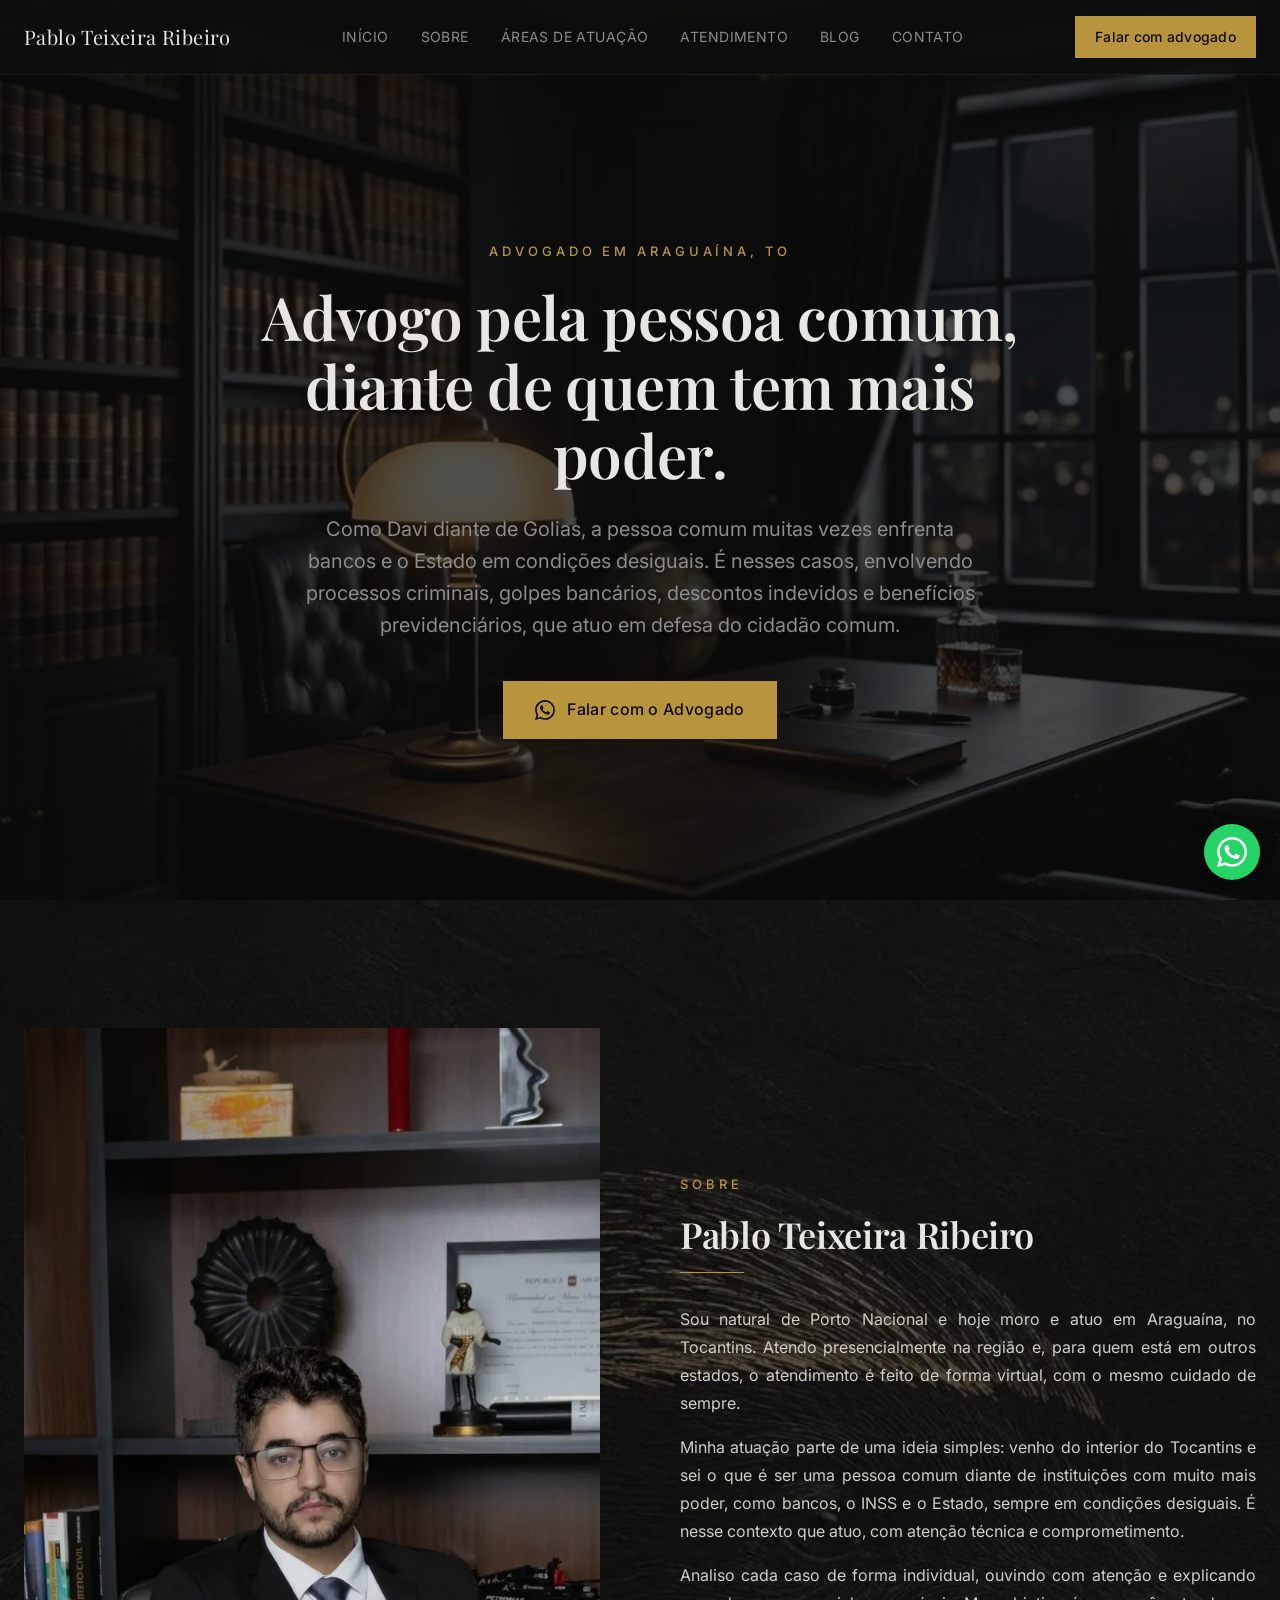
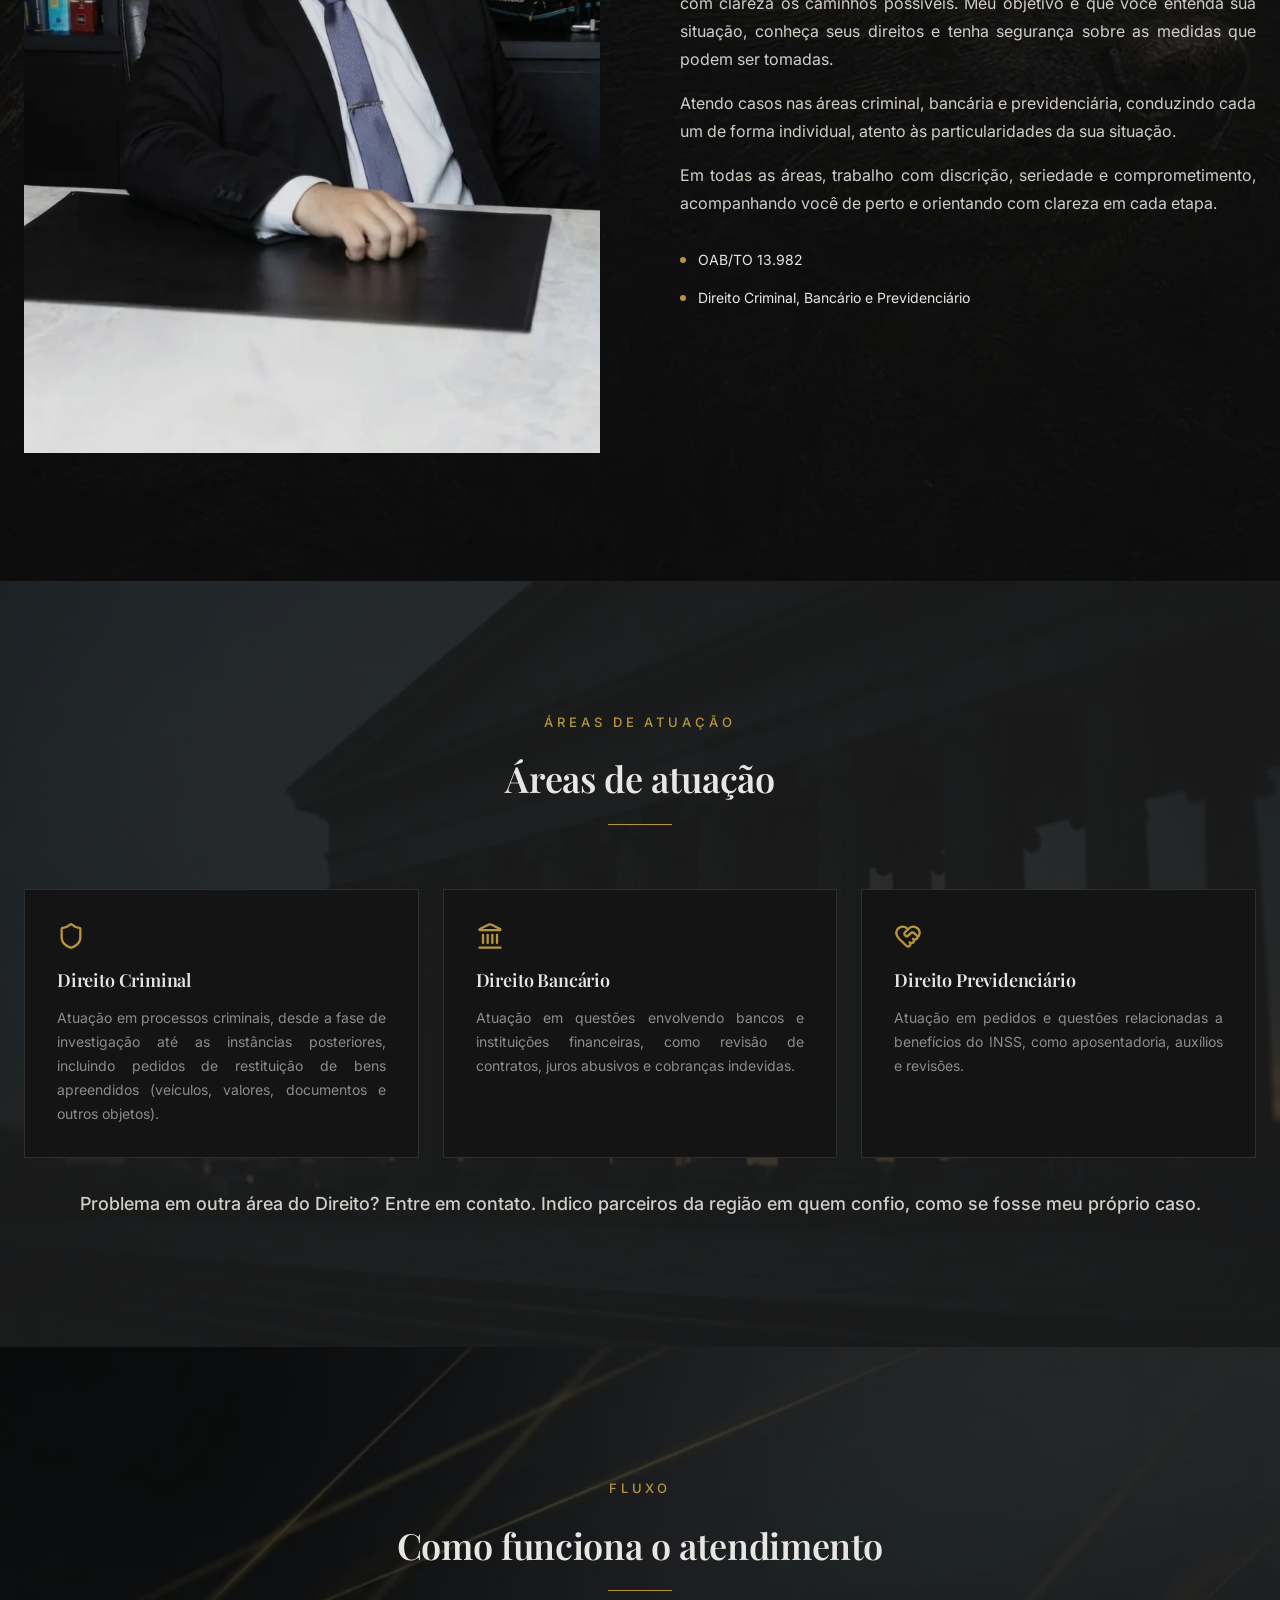
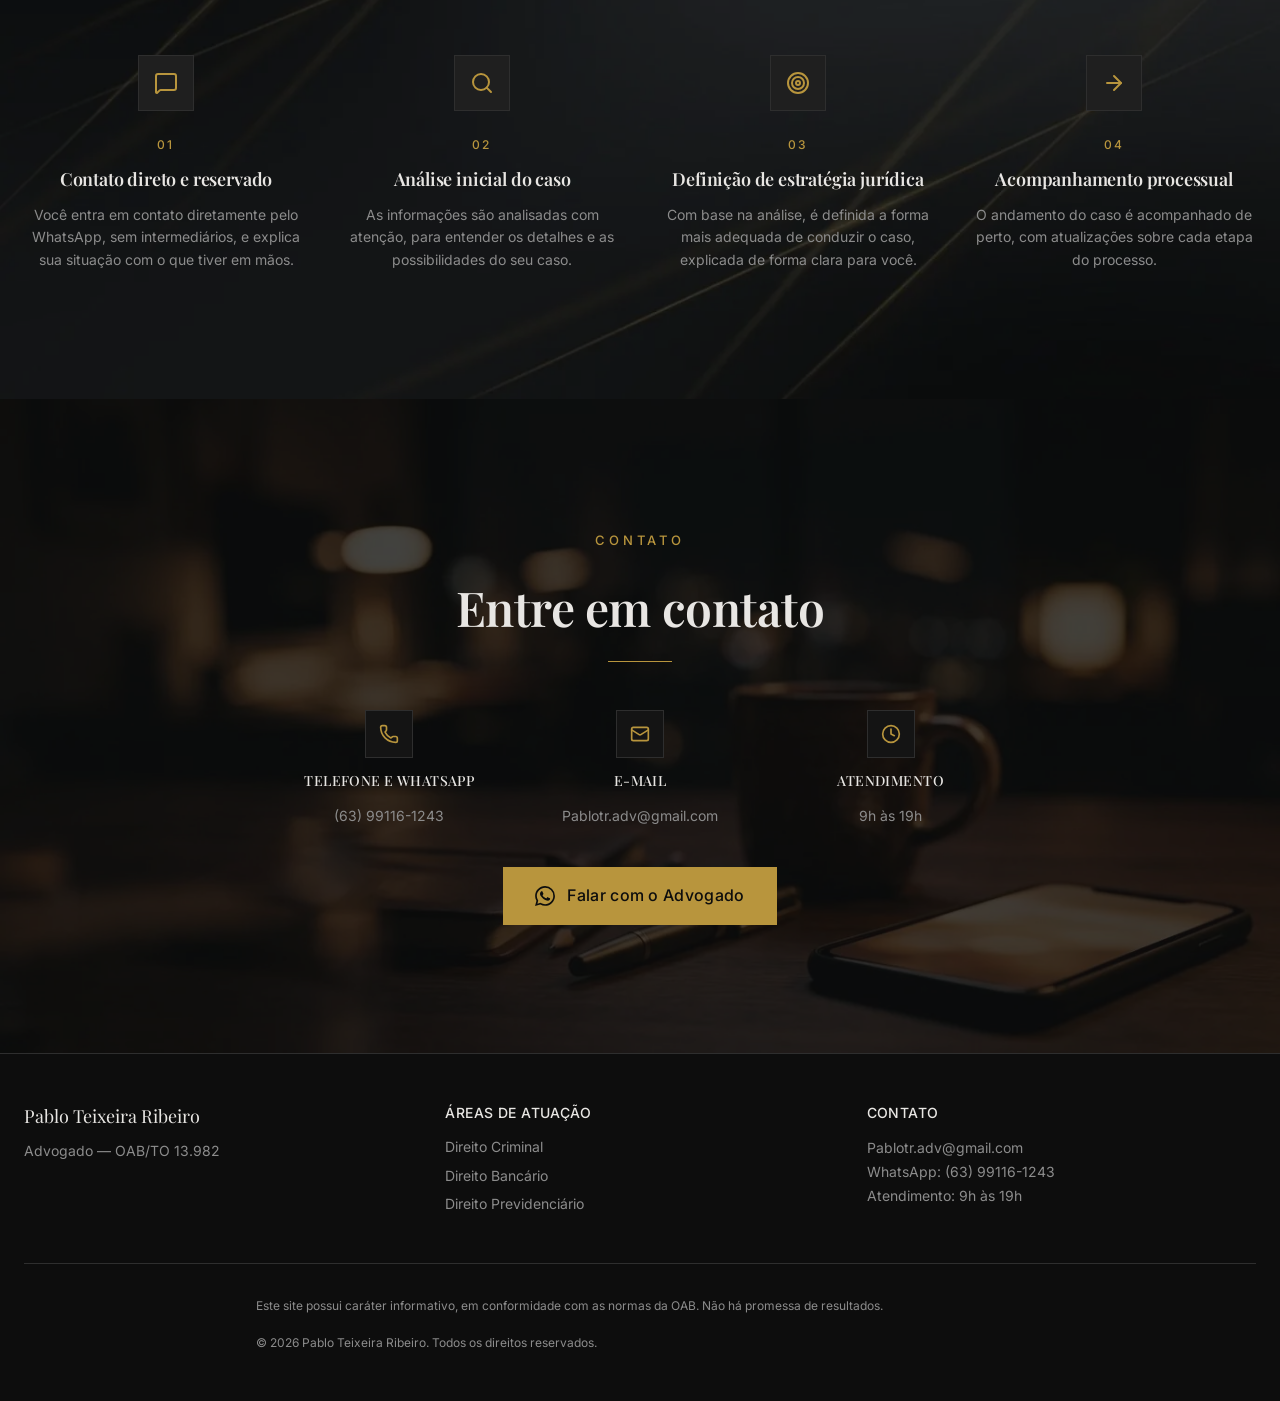
<file: index.html>
<!DOCTYPE html>
<html lang="pt-BR">
<head>
<meta charset="UTF-8">
<meta name="viewport" content="width=device-width, initial-scale=1, viewport-fit=cover">
<title>Pablo Teixeira Ribeiro | Advogado em Araguaína, TO</title>
<meta name="description" content="Advogado em Araguaína (TO) nas áreas criminal, bancária e previdenciária. Atendimento presencial e virtual.">
<link rel="canonical" href="https://www.pabloteixeira.adv.br/">
<meta property="og:type" content="website">
<meta property="og:site_name" content="Pablo Teixeira Ribeiro">
<meta property="og:locale" content="pt_BR">
<meta property="og:title" content="Pablo Teixeira Ribeiro | Advogado em Araguaína, TO">
<meta property="og:description" content="Advogado em Araguaína (TO) nas áreas criminal, bancária e previdenciária. Atendimento presencial e virtual.">
<meta property="og:url" content="https://www.pabloteixeira.adv.br/">
<meta property="og:image" content="https://www.pabloteixeira.adv.br/og-image.jpg">
<meta property="og:image:width" content="1200">
<meta property="og:image:height" content="630">
<meta name="twitter:card" content="summary_large_image">
<meta name="twitter:image" content="https://www.pabloteixeira.adv.br/og-image.jpg">
<link rel="icon" href="/favicon.ico" sizes="any">
<link rel="apple-touch-icon" href="/apple-touch-icon.png">
<script type="application/ld+json">
{
  "@context": "https://schema.org",
  "@type": "Attorney",
  "name": "Pablo Teixeira Ribeiro",
  "url": "https://www.pabloteixeira.adv.br/",
  "image": "https://www.pabloteixeira.adv.br/og-image.jpg",
  "identifier": "OAB/TO 13.982",
  "telephone": "+55-63-99116-1243",
  "email": "Pablotr.adv@gmail.com",
  "address": {
    "@type": "PostalAddress",
    "addressLocality": "Araguaína",
    "addressRegion": "TO",
    "addressCountry": "BR"
  }
}
</script>
<link rel="preconnect" href="https://fonts.googleapis.com">
<link rel="preconnect" href="https://fonts.gstatic.com" crossorigin>
<link href="https://fonts.googleapis.com/css2?family=Playfair+Display:wght@500;600;700&family=Inter:wght@400;500;600;700&display=swap" rel="stylesheet">
<style>
  :root{
    --background:#0D0D0D;
    --foreground:#E8E6E3;
    --card:#141414;
    --primary:#B8953D;
    --primary-foreground:#0D0D0D;
    --secondary:#1F1F1F;
    --secondary-foreground:#D1CEC7;
    --muted-foreground:#8C8C8C;
    --border:#2E2E2E;
    --gold:#B8953D;
    --gold-light:#C9B582;
  }
  *{box-sizing:border-box;margin:0;padding:0;}
  html{scroll-behavior:smooth;}
  body{
    font-family:'Inter',sans-serif;
    background:var(--background);
    color:var(--foreground);
    line-height:1.6;
    -webkit-font-smoothing:antialiased;
  }
  h1,h2,h3{font-family:'Playfair Display',serif;font-weight:600;letter-spacing:-0.01em;}
  a{color:inherit;text-decoration:none;}
  img{display:block;max-width:100%;}
  .wrap{max-width:1280px;margin:0 auto;padding:0 24px;}
  .eyebrow{font-size:13px;letter-spacing:0.3em;text-transform:uppercase;color:var(--gold);font-weight:500;}
  .divider{margin-top:16px;width:64px;height:1px;background:var(--gold);}
  .divider.center{margin-left:auto;margin-right:auto;}

  /* Botões */
  .btn{
    display:inline-flex;align-items:center;gap:12px;
    padding:16px 32px;font-size:16px;font-weight:500;letter-spacing:0.02em;
    border:none;cursor:pointer;transition:background .3s ease, transform .2s ease, border-color .3s ease;
  }
  .btn svg{width:20px;height:20px;flex-shrink:0;}
  .btn-primary{background:var(--primary);color:var(--primary-foreground);}
  .btn-primary:hover{background:#a8853a;}
  .btn-outline{background:transparent;color:var(--foreground);border:1px solid rgba(232,230,227,0.2);}
  .btn-outline:hover{border-color:rgba(232,230,227,0.4);background:rgba(232,230,227,0.05);}
  .btn-row{margin-top:40px;display:flex;flex-wrap:wrap;align-items:center;justify-content:center;gap:16px;}

  /* NAV */
  header{
    position:fixed;top:0;left:0;right:0;z-index:50;
    background:rgba(13,13,13,0.8);
    backdrop-filter:blur(10px);
    border-bottom:1px solid rgba(46,46,46,0.5);
  }
  nav{display:flex;align-items:center;justify-content:space-between;padding:16px 0;}
  .logo{font-family:'Playfair Display',serif;font-size:20px;letter-spacing:0.02em;color:var(--foreground);}
  .nav-links{display:none;align-items:center;gap:32px;list-style:none;}
  .nav-links a{font-size:14px;color:var(--muted-foreground);letter-spacing:0.03em;text-transform:uppercase;transition:color .3s ease;}
  .nav-links a:hover{color:var(--foreground);}
  .nav-cta{display:none;background:var(--primary);color:var(--primary-foreground);padding:10px 20px;font-size:14px;font-weight:500;letter-spacing:0.02em;}
  .nav-cta:hover{background:#a8853a;}
  .nav-toggle{background:none;border:none;color:var(--foreground);cursor:pointer;padding:4px;}
  .nav-toggle svg{width:24px;height:24px;}
  .mobile-menu{display:none;background:var(--background);border-top:1px solid rgba(46,46,46,0.5);padding:16px 24px 24px;}
  .mobile-menu.open{display:block;}
  .mobile-menu ul{list-style:none;display:flex;flex-direction:column;gap:16px;padding-top:8px;}
  .mobile-menu a{font-size:14px;color:var(--muted-foreground);letter-spacing:0.03em;text-transform:uppercase;}
  .mobile-menu .nav-cta{display:inline-flex;margin-top:16px;}
  @media (min-width:768px){
    .nav-links{display:flex;}
    .nav-cta{display:inline-flex;}
    .nav-toggle{display:none;}
  }

  /* HERO */
  .hero{
    position:relative;min-height:100vh;display:flex;align-items:center;justify-content:center;
    overflow:hidden;text-align:center;
    background:var(--background);
  }
  .hero-bg{position:absolute;inset:0;width:100%;height:100%;object-fit:cover;}
  .hero-overlay{position:absolute;inset:0;background:rgba(13,13,13,0.72);}
  .hero-eyebrow{display:block;margin-bottom:20px;}
  .hero-inner{position:relative;z-index:1;max-width:896px;margin:0 auto;padding:80px 24px 0;}
  .hero h1{font-size:clamp(34px,5vw,60px);line-height:1.15;color:var(--foreground);}
  .hero .lead{margin-top:24px;font-size:clamp(18px,2vw,20px);color:var(--muted-foreground);max-width:672px;margin-left:auto;margin-right:auto;line-height:1.6;}

  section{padding:96px 0;}
  @media (min-width:768px){ section{padding:128px 0;} }
  .bg-secondary{background:var(--secondary);}

  /* SOBRE */
  .sobre-section{position:relative;overflow:hidden;}
  .sobre-bg{position:absolute;inset:0;width:100%;height:100%;object-fit:cover;opacity:0.6;}
  .sobre-overlay{position:absolute;inset:0;background:rgba(13,13,13,0.35);}
  .about-grid{position:relative;z-index:1;display:grid;grid-template-columns:1fr;gap:48px;align-items:center;}
  .about-photo{position:relative;overflow:hidden;}
  .about-photo img{width:100%;height:auto;display:block;}
  .about-photo::after{content:'';position:absolute;inset:0;background:rgba(13,13,13,0.1);}
  .about-content h2,.about-name{margin-top:16px;font-family:'Playfair Display',serif;font-weight:600;letter-spacing:-0.01em;font-size:clamp(28px,3.2vw,36px);color:var(--foreground);line-height:1.2;}
  .about-content p{margin-top:32px;color:var(--secondary-foreground);text-align:left;line-height:1.75;}
  .about-content p + p{margin-top:16px;}
  .credentials{margin-top:32px;display:flex;flex-direction:column;gap:16px;}
  .credential{display:flex;align-items:center;gap:12px;}
  .credential .dot{width:6px;height:6px;border-radius:50%;background:var(--gold);flex-shrink:0;}
  .credential span{font-size:14px;color:var(--foreground);}
  @media (min-width:768px){
    .about-grid{grid-template-columns:1fr 1fr;gap:80px;}
    .about-content p{text-align:justify;hyphens:auto;}
  }

  /* AUTORIDADE */
  .authority{position:relative;overflow:hidden;text-align:center;background:var(--card);border-top:1px solid var(--border);border-bottom:1px solid var(--border);}
  .authority-inner{position:relative;z-index:1;max-width:768px;margin:0 auto;padding:0 24px;}
  .authority h2{margin-top:32px;font-size:clamp(24px,3vw,36px);line-height:1.4;color:var(--foreground);}
  .authority .btn-row{margin-top:40px;justify-content:center;}

  /* SECTION HEAD */
  .section-head{text-align:center;margin-bottom:64px;}
  .section-head h2{margin-top:16px;font-size:clamp(28px,3.2vw,36px);color:var(--foreground);}

  /* ÁREAS */
  .areas-section{position:relative;overflow:hidden;}
  .areas-bg{position:absolute;inset:0;width:100%;height:100%;object-fit:cover;}
  .areas-overlay{position:absolute;inset:0;background:rgba(31,31,31,0.82);}
  .areas-section .wrap{position:relative;z-index:1;}
  .areas-grid{display:flex;flex-wrap:wrap;justify-content:center;gap:24px;}
  .area-card{background:var(--card);border:1px solid var(--border);padding:32px;transition:border-color .5s ease;flex:1 1 100%;}
  .area-card:hover{border-color:rgba(184,149,61,0.4);}
  .area-card.highlight{border-color:rgba(184,149,61,0.3);box-shadow:0 0 0 1px rgba(184,149,61,0.1);}
  .area-top{display:flex;align-items:center;gap:12px;margin-bottom:16px;}
  .area-top svg{width:28px;height:28px;color:var(--gold);flex-shrink:0;}
  .area-badge{font-size:11px;letter-spacing:0.08em;text-transform:uppercase;color:var(--gold-light);background:rgba(184,149,61,0.1);padding:2px 8px;}
  .area-card h3{font-size:18px;color:var(--foreground);margin-bottom:12px;}
  .area-card p{font-size:14px;color:var(--muted-foreground);line-height:1.7;text-align:left;}
  .areas-note{margin-top:32px;text-align:center;font-size:18px;color:var(--secondary-foreground);font-weight:500;}
  @media (min-width:640px){ .area-card{flex:1 1 calc(50% - 12px);max-width:calc(50% - 12px);} .area-card p{text-align:justify;hyphens:auto;} }
  @media (min-width:1024px){ .area-card{flex:1 1 calc(33.333% - 16px);max-width:calc(33.333% - 16px);} }

  /* DIFERENCIAIS */
  .atendimento-section{position:relative;overflow:hidden;}
  .atendimento-bg{position:absolute;inset:0;width:100%;height:100%;object-fit:cover;}
  .atendimento-overlay{position:absolute;inset:0;background:rgba(13,13,13,0.55);}
  .atendimento-section .wrap{position:relative;z-index:1;}
  .diff-intro{max-width:768px;margin:0 auto 96px;text-align:center;}
  .diff-intro h2{margin-top:16px;font-size:clamp(28px,3.2vw,36px);color:var(--foreground);line-height:1.3;}
  .diff-intro p{margin-top:32px;color:var(--muted-foreground);text-align:left;line-height:1.75;}
  .diff-intro p + p{margin-top:16px;}
  .steps-grid{display:grid;grid-template-columns:1fr;gap:32px;}
  .step-card{text-align:center;}
  .step-icon{margin:0 auto;width:56px;height:56px;background:var(--secondary);border:1px solid var(--border);display:flex;align-items:center;justify-content:center;margin-bottom:20px;}
  .step-icon svg{width:24px;height:24px;color:var(--gold);}
  .step-num{font-size:12px;color:var(--gold);letter-spacing:0.2em;font-weight:500;}
  .step-card h3{margin-top:8px;font-size:18px;color:var(--foreground);}
  .step-card p{margin-top:10px;font-size:14px;color:var(--muted-foreground);line-height:1.6;}
  @media (min-width:640px){ .steps-grid{grid-template-columns:1fr 1fr;} .diff-intro p{text-align:justify;hyphens:auto;} }
  @media (min-width:1024px){ .steps-grid{grid-template-columns:repeat(4,1fr);} }

  /* CONTATO */
  .contato-section{position:relative;overflow:hidden;}
  .contato-bg{position:absolute;inset:0;width:100%;height:100%;object-fit:cover;}
  .contato-overlay{position:absolute;inset:0;background:rgba(13,13,13,0.78);}
  .contato-section .wrap{position:relative;z-index:1;}
  .contact-section{text-align:center;}
  .contact-section h2{margin-top:16px;font-size:clamp(28px,4vw,48px);color:var(--foreground);}
  .contact-grid{margin-top:48px;display:grid;grid-template-columns:1fr;gap:32px;max-width:420px;margin-left:auto;margin-right:auto;}
  .contact-item{display:flex;flex-direction:column;align-items:center;gap:12px;}
  .contact-icon{width:48px;height:48px;background:var(--card);border:1px solid var(--border);display:flex;align-items:center;justify-content:center;}
  .contact-icon svg{width:20px;height:20px;color:var(--gold);}
  .contact-item h3{font-size:14px;font-weight:500;color:var(--foreground);text-transform:uppercase;letter-spacing:0.03em;}
  .contact-item p, .contact-item a{font-size:14px;color:var(--muted-foreground);}
  .contact-item a:hover{color:var(--foreground);}
  @media (min-width:640px){ .contact-grid{grid-template-columns:repeat(3,1fr);max-width:720px;} }

  /* WHATSAPP FLUTUANTE */
  .wa-float{
    position:fixed;right:20px;bottom:calc(20px + env(safe-area-inset-bottom));z-index:60;
    width:56px;height:56px;border-radius:50%;
    background:#25D366;color:#fff;
    display:flex;align-items:center;justify-content:center;
    box-shadow:0 6px 20px rgba(0,0,0,0.45);
    transition:transform .2s ease;
  }
  .wa-float:hover{transform:scale(1.06);}
  .wa-float svg{width:30px;height:30px;}

  /* FOOTER */
  footer{padding:48px 0;border-top:1px solid var(--border);background:var(--background);}
  .footer-grid{display:grid;grid-template-columns:1fr;gap:32px;}
  .footer-brand span{font-family:'Playfair Display',serif;font-size:18px;color:var(--foreground);}
  .footer-brand p{margin-top:8px;font-size:14px;color:var(--muted-foreground);}
  .footer-col h4{font-size:14px;font-weight:500;color:var(--foreground);text-transform:uppercase;letter-spacing:0.03em;margin-bottom:12px;}
  .footer-col ul{list-style:none;display:flex;flex-direction:column;gap:6px;font-size:14px;color:var(--muted-foreground);}
  .footer-col p{font-size:14px;color:var(--muted-foreground);line-height:1.7;}
  .footer-col a:hover{color:var(--foreground);}
  .footer-bottom{margin-top:48px;padding-top:32px;border-top:1px solid var(--border);text-align:center;}
  .footer-bottom p{font-size:12px;color:var(--muted-foreground);line-height:1.7;max-width:768px;margin:0 auto;text-align:left;}
  .footer-bottom .copy{margin-top:16px;font-size:12px;color:var(--muted-foreground);}
  @media (min-width:640px){ .footer-grid{grid-template-columns:1fr 1fr;} .footer-bottom p{text-align:justify;hyphens:auto;} }
  @media (min-width:1024px){ .footer-grid{grid-template-columns:1fr 1fr 1fr;} }
</style>
</head>
<body>

<header>
  <div class="wrap">
    <nav>
      <a href="#inicio" class="logo">Pablo Teixeira Ribeiro</a>
      <ul class="nav-links">
        <li><a href="#inicio">Início</a></li>
        <li><a href="#sobre">Sobre</a></li>
        <li><a href="#areas">Áreas de Atuação</a></li>
        <li><a href="#atendimento">Atendimento</a></li>
        <li><a href="/blog/">Blog</a></li>
        <li><a href="#contato">Contato</a></li>
      </ul>
      <a href="#contato" class="nav-cta">Falar com advogado</a>
      <button type="button" class="nav-toggle" id="navToggle" aria-label="Abrir menu">
        <svg id="iconMenu" viewBox="0 0 24 24" fill="none" stroke="currentColor" stroke-width="2" stroke-linecap="round" stroke-linejoin="round"><path d="M4 5h16"/><path d="M4 12h16"/><path d="M4 19h16"/></svg>
        <svg id="iconClose" viewBox="0 0 24 24" fill="none" stroke="currentColor" stroke-width="2" stroke-linecap="round" stroke-linejoin="round" style="display:none;"><path d="M18 6 6 18"/><path d="m6 6 12 12"/></svg>
      </button>
    </nav>
  </div>
  <div class="mobile-menu" id="mobileMenu">
    <ul>
      <li><a href="#inicio">Início</a></li>
      <li><a href="#sobre">Sobre</a></li>
      <li><a href="#areas">Áreas de Atuação</a></li>
      <li><a href="#atendimento">Atendimento</a></li>
      <li><a href="/blog/">Blog</a></li>
      <li><a href="#contato">Contato</a></li>
    </ul>
    <a href="#contato" class="nav-cta">Falar com advogado</a>
  </div>
</header>

<section id="inicio" class="hero">
  <img class="hero-bg" fetchpriority="high" src="/img/inicio-fundo.webp" width="1376" height="768" alt="">
  <div class="hero-overlay"></div>
  <div class="hero-inner">
    <span class="eyebrow hero-eyebrow">Advogado em Araguaína, TO</span>
    <h1>Advogo pela pessoa comum, diante de quem tem mais poder.</h1>
    <p class="lead">Como Davi diante de Golias, a pessoa comum muitas vezes enfrenta bancos e o Estado em condições desiguais. É nesses casos, envolvendo processos criminais, golpes bancários, descontos indevidos e benefícios previdenciários, que atuo em defesa do cidadão comum.</p>
    <div class="btn-row">
      <a class="btn btn-primary" href="https://wa.me/5563991161243?text=Ol%C3%A1%2C%20vim%20pelo%20site%20e%20gostaria%20de%20falar%20sobre%20o%20meu%20caso." target="_blank" rel="noopener noreferrer">
        <svg viewBox="0 0 24 24" fill="currentColor"><path d="M17.472 14.382c-.297-.149-1.758-.867-2.03-.967-.273-.099-.471-.148-.67.15-.197.297-.767.966-.94 1.164-.173.199-.347.223-.644.075-.297-.15-1.255-.463-2.39-1.475-.883-.788-1.48-1.761-1.653-2.059-.173-.297-.018-.458.13-.606.134-.133.298-.347.446-.52.149-.174.198-.298.298-.497.099-.198.05-.371-.025-.52-.075-.149-.669-1.612-.916-2.207-.242-.579-.487-.5-.669-.51-.173-.008-.371-.01-.57-.01-.198 0-.52.074-.792.372-.272.297-1.04 1.016-1.04 2.479 0 1.462 1.065 2.875 1.213 3.074.149.198 2.096 3.2 5.077 4.487.709.306 1.262.489 1.694.625.712.227 1.36.195 1.871.118.571-.085 1.758-.719 2.006-1.413.248-.694.248-1.289.173-1.413-.074-.124-.272-.198-.57-.347m-5.421 7.403h-.004a9.87 9.87 0 01-5.031-1.378l-.361-.214-3.741.982.998-3.648-.235-.374a9.86 9.86 0 01-1.51-5.26c.001-5.45 4.436-9.884 9.888-9.884 2.64 0 5.122 1.03 6.988 2.898a9.825 9.825 0 012.893 6.994c-.003 5.45-4.437 9.884-9.885 9.884m8.413-18.297A11.815 11.815 0 0012.05 0C5.495 0 .16 5.335.157 11.892c0 2.096.547 4.142 1.588 5.945L.057 24l6.305-1.654a11.882 11.882 0 005.683 1.448h.005c6.554 0 11.89-5.335 11.893-11.893a11.821 11.821 0 00-3.48-8.413z"/></svg>
        Falar com o Advogado
      </a>
    </div>
  </div>
</section>

<section id="sobre" class="sobre-section">
  <img class="sobre-bg" loading="lazy" decoding="async" src="/img/sobre-fundo.webp" width="1280" height="721" alt="">
  <div class="sobre-overlay"></div>
  <div class="wrap about-grid">
    <div class="about-photo">
      <img loading="lazy" decoding="async" src="/img/pablo-teixeira-ribeiro.webp" width="768" height="1366" alt="Pablo Teixeira Ribeiro, advogado em Araguaína">
    </div>
    <div class="about-content">
      <span class="eyebrow">Sobre</span>
      <div class="about-name">Pablo Teixeira Ribeiro</div>
      <div class="divider"></div>
      <p>Sou natural de Porto Nacional e hoje moro e atuo em Araguaína, no Tocantins. Atendo presencialmente na região e, para quem está em outros estados, o atendimento é feito de forma virtual, com o mesmo cuidado de sempre.</p>
      <p>Minha atuação parte de uma ideia simples: venho do interior do Tocantins e sei o que é ser uma pessoa comum diante de instituições com muito mais poder, como bancos, o INSS e o Estado, sempre em condições desiguais. É nesse contexto que atuo, com atenção técnica e comprometimento.</p>
      <p>Analiso cada caso de forma individual, ouvindo com atenção e explicando com clareza os caminhos possíveis. Meu objetivo é que você entenda sua situação, conheça seus direitos e tenha segurança sobre as medidas que podem ser tomadas.</p>
      <p>Atendo casos nas áreas criminal, bancária e previdenciária, conduzindo cada um de forma individual, atento às particularidades da sua situação.</p>
      <p>Em todas as áreas, trabalho com discrição, seriedade e comprometimento, acompanhando você de perto e orientando com clareza em cada etapa.</p>
      <div class="credentials">
        <div class="credential"><div class="dot"></div><span>OAB/TO 13.982</span></div>
        <div class="credential"><div class="dot"></div><span>Direito Criminal, Bancário e Previdenciário</span></div>
      </div>
    </div>
  </div>
</section>

<section id="areas" class="bg-secondary areas-section">
  <img class="areas-bg" loading="lazy" decoding="async" src="/img/areas-fundo.webp" width="1376" height="768" alt="">
  <div class="areas-overlay"></div>
  <div class="wrap">
    <div class="section-head">
      <span class="eyebrow">Áreas de Atuação</span>
      <h2>Áreas de atuação</h2>
      <div class="divider center"></div>
    </div>
    <div class="areas-grid">
      <div class="area-card">
        <div class="area-top">
          <svg viewBox="0 0 24 24" fill="none" stroke="currentColor" stroke-width="2" stroke-linecap="round" stroke-linejoin="round"><path d="M20 13c0 5-3.5 7.5-7.66 8.95a1 1 0 0 1-.67-.01C7.5 20.5 4 18 4 13V6a1 1 0 0 1 1-1c2 0 4.5-1.2 6.24-2.72a1.17 1.17 0 0 1 1.52 0C14.51 3.81 17 5 19 5a1 1 0 0 1 1 1z"/></svg>
        </div>
        <h3>Direito Criminal</h3>
        <p>Atuação em processos criminais, desde a fase de investigação até as instâncias posteriores, incluindo pedidos de restituição de bens apreendidos (veículos, valores, documentos e outros objetos).</p>
      </div>
      <div class="area-card">
        <div class="area-top">
          <svg viewBox="0 0 24 24" fill="none" stroke="currentColor" stroke-width="2" stroke-linecap="round" stroke-linejoin="round"><path d="M10 18v-7"/><path d="M11.119 2.205a2 2 0 0 1 1.762 0l7.84 3.846A.5.5 0 0 1 20.5 7h-17a.5.5 0 0 1-.22-.949z"/><path d="M14 18v-7"/><path d="M18 18v-7"/><path d="M3 22h18"/><path d="M6 18v-7"/></svg>
        </div>
        <h3>Direito Bancário</h3>
        <p>Atuação em questões envolvendo bancos e instituições financeiras, como revisão de contratos, juros abusivos e cobranças indevidas.</p>
      </div>
      <div class="area-card">
        <div class="area-top">
          <svg viewBox="0 0 24 24" fill="none" stroke="currentColor" stroke-width="2" stroke-linecap="round" stroke-linejoin="round"><path d="M19.414 14.414C21 12.828 22 11.5 22 9.5a5.5 5.5 0 0 0-9.591-3.676.6.6 0 0 1-.818.001A5.5 5.5 0 0 0 2 9.5c0 2.3 1.5 4 3 5.5l5.535 5.362a2 2 0 0 0 2.879.052 2.12 2.12 0 0 0-.004-3 2.124 2.124 0 1 0 3-3 2.124 2.124 0 0 0 3.004 0 2 2 0 0 0 0-2.828l-1.881-1.882a2.41 2.41 0 0 0-3.409 0l-1.71 1.71a2 2 0 0 1-2.828 0 2 2 0 0 1 0-2.828l2.823-2.762"/></svg>
        </div>
        <h3>Direito Previdenciário</h3>
        <p>Atuação em pedidos e questões relacionadas a benefícios do INSS, como aposentadoria, auxílios e revisões.</p>
      </div>
    </div>
    <p class="areas-note">Problema em outra área do Direito? Entre em contato. Indico parceiros da região em quem confio, como se fosse meu próprio caso.</p>
  </div>
</section>

<section id="atendimento" class="atendimento-section">
  <img class="atendimento-bg" loading="lazy" decoding="async" src="/img/atendimento-fundo.webp" width="1376" height="768" alt="">
  <div class="atendimento-overlay"></div>
  <div class="wrap">
    <div class="section-head">
      <span class="eyebrow">Fluxo</span>
      <h2>Como funciona o atendimento</h2>
      <div class="divider center"></div>
    </div>
    <div class="steps-grid">
      <div class="step-card">
        <div class="step-icon"><svg viewBox="0 0 24 24" fill="none" stroke="currentColor" stroke-width="2" stroke-linecap="round" stroke-linejoin="round"><path d="M22 17a2 2 0 0 1-2 2H6.828a2 2 0 0 0-1.414.586l-2.202 2.202A.71.71 0 0 1 2 21.286V5a2 2 0 0 1 2-2h16a2 2 0 0 1 2 2z"/></svg></div>
        <span class="step-num">01</span>
        <h3>Contato direto e reservado</h3>
        <p>Você entra em contato diretamente pelo WhatsApp, sem intermediários, e explica sua situação com o que tiver em mãos.</p>
      </div>
      <div class="step-card">
        <div class="step-icon"><svg viewBox="0 0 24 24" fill="none" stroke="currentColor" stroke-width="2" stroke-linecap="round" stroke-linejoin="round"><path d="m21 21-4.34-4.34"/><circle cx="11" cy="11" r="8"/></svg></div>
        <span class="step-num">02</span>
        <h3>Análise inicial do caso</h3>
        <p>As informações são analisadas com atenção, para entender os detalhes e as possibilidades do seu caso.</p>
      </div>
      <div class="step-card">
        <div class="step-icon"><svg viewBox="0 0 24 24" fill="none" stroke="currentColor" stroke-width="2" stroke-linecap="round" stroke-linejoin="round"><circle cx="12" cy="12" r="10"/><circle cx="12" cy="12" r="6"/><circle cx="12" cy="12" r="2"/></svg></div>
        <span class="step-num">03</span>
        <h3>Definição de estratégia jurídica</h3>
        <p>Com base na análise, é definida a forma mais adequada de conduzir o caso, explicada de forma clara para você.</p>
      </div>
      <div class="step-card">
        <div class="step-icon"><svg viewBox="0 0 24 24" fill="none" stroke="currentColor" stroke-width="2" stroke-linecap="round" stroke-linejoin="round"><path d="M5 12h14"/><path d="m12 5 7 7-7 7"/></svg></div>
        <span class="step-num">04</span>
        <h3>Acompanhamento processual</h3>
        <p>O andamento do caso é acompanhado de perto, com atualizações sobre cada etapa do processo.</p>
      </div>
    </div>
  </div>
</section>

<section id="contato" class="bg-secondary contact-section contato-section">
  <img class="contato-bg" loading="lazy" decoding="async" src="/img/contato-fundo.webp" width="1376" height="768" alt="">
  <div class="contato-overlay"></div>
  <div class="wrap">
    <span class="eyebrow">Contato</span>
    <h2>Entre em contato</h2>
    <div class="divider center"></div>
    <div class="contact-grid">
      <div class="contact-item">
        <div class="contact-icon"><svg viewBox="0 0 24 24" fill="none" stroke="currentColor" stroke-width="2" stroke-linecap="round" stroke-linejoin="round"><path d="M13.832 16.568a1 1 0 0 0 1.213-.303l.355-.465A2 2 0 0 1 17 15h3a2 2 0 0 1 2 2v3a2 2 0 0 1-2 2A18 18 0 0 1 2 4a2 2 0 0 1 2-2h3a2 2 0 0 1 2 2v3a2 2 0 0 1-.8 1.6l-.468.351a1 1 0 0 0-.292 1.233 14 14 0 0 0 6.392 6.384"/></svg></div>
        <h3>Telefone e WhatsApp</h3>
        <a href="tel:+5563991161243">(63) 99116-1243</a>
      </div>
      <div class="contact-item">
        <div class="contact-icon"><svg viewBox="0 0 24 24" fill="none" stroke="currentColor" stroke-width="2" stroke-linecap="round" stroke-linejoin="round"><path d="m22 7-8.991 5.727a2 2 0 0 1-2.009 0L2 7"/><rect x="2" y="4" width="20" height="16" rx="2"/></svg></div>
        <h3>E-mail</h3>
        <a href="mailto:Pablotr.adv@gmail.com">Pablotr.adv@gmail.com</a>
      </div>
      <div class="contact-item">
        <div class="contact-icon"><svg viewBox="0 0 24 24" fill="none" stroke="currentColor" stroke-width="2" stroke-linecap="round" stroke-linejoin="round"><circle cx="12" cy="12" r="10"/><path d="M12 6v6l4 2"/></svg></div>
        <h3>Atendimento</h3>
        <p>9h às 19h</p>
      </div>
    </div>
    <div class="btn-row">
      <a class="btn btn-primary" href="https://wa.me/5563991161243?text=Ol%C3%A1%2C%20vim%20pelo%20site%20e%20gostaria%20de%20falar%20sobre%20o%20meu%20caso." target="_blank" rel="noopener noreferrer">
        <svg viewBox="0 0 24 24" fill="currentColor"><path d="M17.472 14.382c-.297-.149-1.758-.867-2.03-.967-.273-.099-.471-.148-.67.15-.197.297-.767.966-.94 1.164-.173.199-.347.223-.644.075-.297-.15-1.255-.463-2.39-1.475-.883-.788-1.48-1.761-1.653-2.059-.173-.297-.018-.458.13-.606.134-.133.298-.347.446-.52.149-.174.198-.298.298-.497.099-.198.05-.371-.025-.52-.075-.149-.669-1.612-.916-2.207-.242-.579-.487-.5-.669-.51-.173-.008-.371-.01-.57-.01-.198 0-.52.074-.792.372-.272.297-1.04 1.016-1.04 2.479 0 1.462 1.065 2.875 1.213 3.074.149.198 2.096 3.2 5.077 4.487.709.306 1.262.489 1.694.625.712.227 1.36.195 1.871.118.571-.085 1.758-.719 2.006-1.413.248-.694.248-1.289.173-1.413-.074-.124-.272-.198-.57-.347m-5.421 7.403h-.004a9.87 9.87 0 01-5.031-1.378l-.361-.214-3.741.982.998-3.648-.235-.374a9.86 9.86 0 01-1.51-5.26c.001-5.45 4.436-9.884 9.888-9.884 2.64 0 5.122 1.03 6.988 2.898a9.825 9.825 0 012.893 6.994c-.003 5.45-4.437 9.884-9.885 9.884m8.413-18.297A11.815 11.815 0 0012.05 0C5.495 0 .16 5.335.157 11.892c0 2.096.547 4.142 1.588 5.945L.057 24l6.305-1.654a11.882 11.882 0 005.683 1.448h.005c6.554 0 11.89-5.335 11.893-11.893a11.821 11.821 0 00-3.48-8.413z"/></svg>
        Falar com o Advogado
      </a>
    </div>
  </div>
</section>

<footer>
  <div class="wrap">
    <div class="footer-grid">
      <div class="footer-col footer-brand">
        <span>Pablo Teixeira Ribeiro</span>
        <p>Advogado &mdash; OAB/TO 13.982</p>
      </div>
      <div class="footer-col">
        <h4>Áreas de Atuação</h4>
        <ul>
          <li>Direito Criminal</li>
          <li>Direito Bancário</li>
          <li>Direito Previdenciário</li>
        </ul>
      </div>
      <div class="footer-col">
        <h4>Contato</h4>
        <p>
          Pablotr.adv@gmail.com<br>
          <a href="https://wa.me/5563991161243?text=Ol%C3%A1%2C%20vim%20pelo%20site%20e%20gostaria%20de%20falar%20sobre%20o%20meu%20caso." target="_blank" rel="noopener noreferrer">WhatsApp: (63) 99116-1243</a><br>
          Atendimento: 9h às 19h
        </p>
      </div>
    </div>
    <div class="footer-bottom">
      <p>Este site possui caráter informativo, em conformidade com as normas da OAB. Não há promessa de resultados.</p>
      <p class="copy">&copy; <span id="year"></span> Pablo Teixeira Ribeiro. Todos os direitos reservados.</p>
    </div>
  </div>
</footer>

<a class="wa-float" href="https://wa.me/5563991161243?text=Ol%C3%A1%2C%20vim%20pelo%20site%20e%20gostaria%20de%20falar%20sobre%20o%20meu%20caso." target="_blank" rel="noopener noreferrer" aria-label="Conversar pelo WhatsApp">
  <svg viewBox="0 0 24 24" fill="currentColor"><path d="M17.472 14.382c-.297-.149-1.758-.867-2.03-.967-.273-.099-.471-.148-.67.15-.197.297-.767.966-.94 1.164-.173.199-.347.223-.644.075-.297-.15-1.255-.463-2.39-1.475-.883-.788-1.48-1.761-1.653-2.059-.173-.297-.018-.458.13-.606.134-.133.298-.347.446-.52.149-.174.198-.298.298-.497.099-.198.05-.371-.025-.52-.075-.149-.669-1.612-.916-2.207-.242-.579-.487-.5-.669-.51-.173-.008-.371-.01-.57-.01-.198 0-.52.074-.792.372-.272.297-1.04 1.016-1.04 2.479 0 1.462 1.065 2.875 1.213 3.074.149.198 2.096 3.2 5.077 4.487.709.306 1.262.489 1.694.625.712.227 1.36.195 1.871.118.571-.085 1.758-.719 2.006-1.413.248-.694.248-1.289.173-1.413-.074-.124-.272-.198-.57-.347m-5.421 7.403h-.004a9.87 9.87 0 01-5.031-1.378l-.361-.214-3.741.982.998-3.648-.235-.374a9.86 9.86 0 01-1.51-5.26c.001-5.45 4.436-9.884 9.888-9.884 2.64 0 5.122 1.03 6.988 2.898a9.825 9.825 0 012.893 6.994c-.003 5.45-4.437 9.884-9.885 9.884m8.413-18.297A11.815 11.815 0 0012.05 0C5.495 0 .16 5.335.157 11.892c0 2.096.547 4.142 1.588 5.945L.057 24l6.305-1.654a11.882 11.882 0 005.683 1.448h.005c6.554 0 11.89-5.335 11.893-11.893a11.821 11.821 0 00-3.48-8.413z"/></svg>
</a>

<script>
  document.getElementById('year').textContent = new Date().getFullYear();
  const navToggle = document.getElementById('navToggle');
  const mobileMenu = document.getElementById('mobileMenu');
  const iconMenu = document.getElementById('iconMenu');
  const iconClose = document.getElementById('iconClose');
  navToggle.addEventListener('click', () => {
    const isOpen = mobileMenu.classList.toggle('open');
    iconMenu.style.display = isOpen ? 'none' : 'block';
    iconClose.style.display = isOpen ? 'block' : 'none';
  });
  document.querySelectorAll('.mobile-menu a').forEach(a => {
    a.addEventListener('click', () => {
      mobileMenu.classList.remove('open');
      iconMenu.style.display = 'block';
      iconClose.style.display = 'none';
    });
  });
</script>

</body>
</html>
</file>
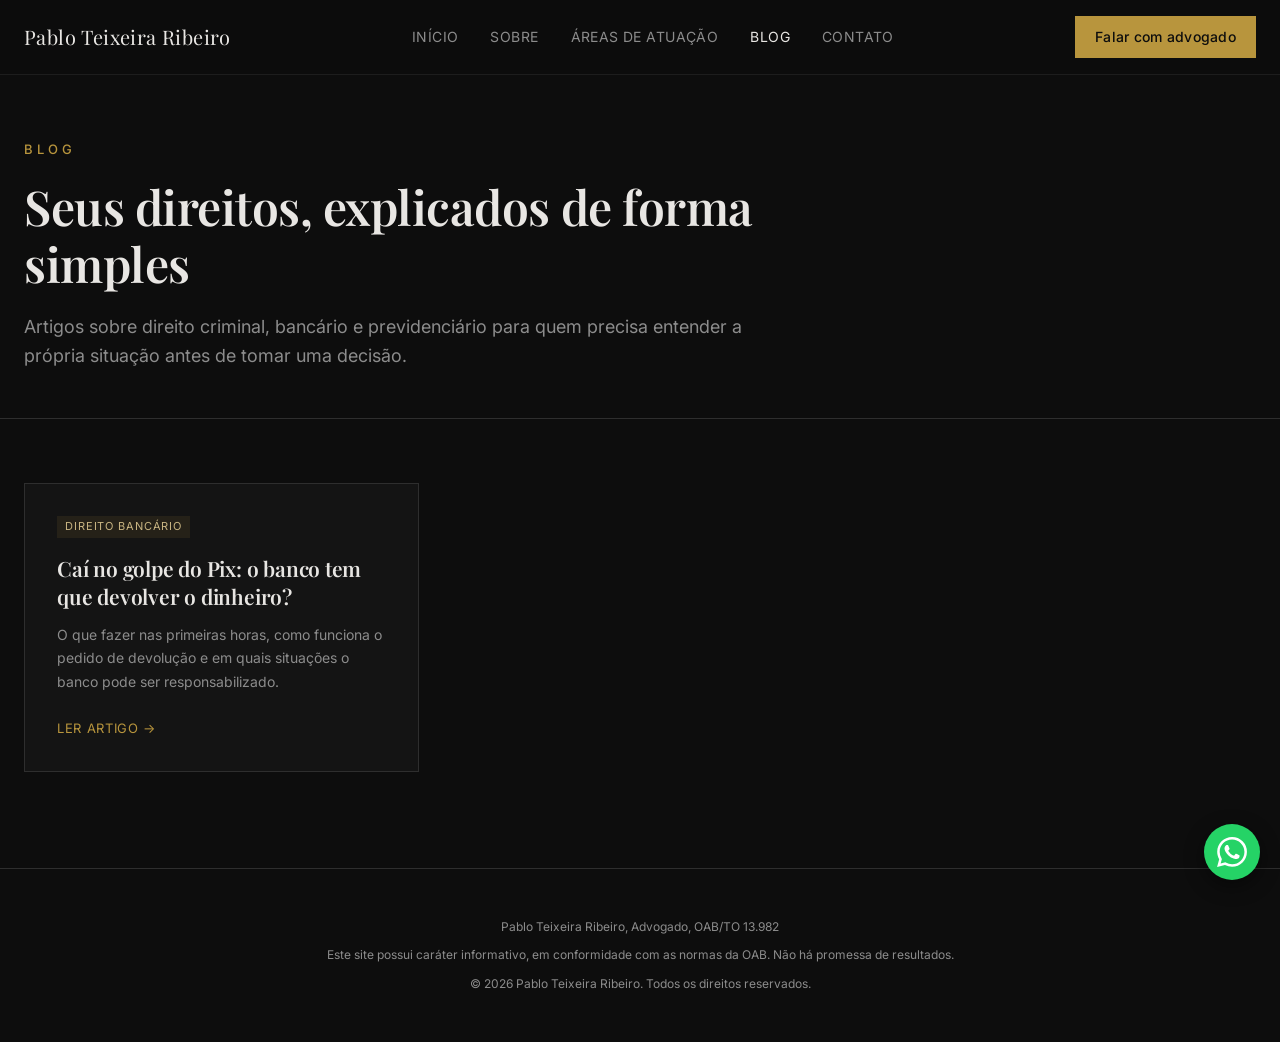
<file: blog/index.html>
<!DOCTYPE html>
<html lang="pt-BR">
<head>
<meta charset="UTF-8">
<meta name="viewport" content="width=device-width, initial-scale=1, viewport-fit=cover">
<title>Blog | Pablo Teixeira Ribeiro, Advogado em Araguaína, TO</title>
<meta name="description" content="Artigos sobre direito criminal, bancário e previdenciário, escritos em linguagem simples para o cidadão comum.">
<link rel="canonical" href="https://www.pabloteixeira.adv.br/blog/">
<meta property="og:type" content="website">
<meta property="og:site_name" content="Pablo Teixeira Ribeiro">
<meta property="og:locale" content="pt_BR">
<meta property="og:title" content="Blog | Pablo Teixeira Ribeiro">
<meta property="og:description" content="Artigos sobre direito criminal, bancário e previdenciário, escritos em linguagem simples para o cidadão comum.">
<meta property="og:url" content="https://www.pabloteixeira.adv.br/blog/">
<meta property="og:image" content="https://www.pabloteixeira.adv.br/og-image.jpg">
<link rel="icon" href="/favicon.ico" sizes="any">
<link rel="apple-touch-icon" href="/apple-touch-icon.png">
<link rel="preconnect" href="https://fonts.googleapis.com">
<link rel="preconnect" href="https://fonts.gstatic.com" crossorigin>
<link href="https://fonts.googleapis.com/css2?family=Playfair+Display:wght@500;600;700&family=Inter:wght@400;500;600;700&display=swap" rel="stylesheet">
<link rel="stylesheet" href="/blog/blog.css">
</head>
<body>

<header>
  <div class="wrap">
    <nav>
      <a href="/" class="logo">Pablo Teixeira Ribeiro</a>
      <ul class="nav-links">
        <li><a href="/#inicio">Início</a></li>
        <li><a href="/#sobre">Sobre</a></li>
        <li><a href="/#areas">Áreas de Atuação</a></li>
        <li><a href="/blog/" aria-current="page">Blog</a></li>
        <li><a href="/#contato">Contato</a></li>
      </ul>
      <a href="https://wa.me/5563991161243?text=Ol%C3%A1%2C%20vim%20pelo%20blog%20e%20gostaria%20de%20falar%20sobre%20o%20meu%20caso." class="nav-cta" target="_blank" rel="noopener noreferrer">Falar com advogado</a>
      <button type="button" class="nav-toggle" id="navToggle" aria-label="Abrir menu" aria-expanded="false">
        <svg id="iconMenu" viewBox="0 0 24 24" fill="none" stroke="currentColor" stroke-width="2" stroke-linecap="round" stroke-linejoin="round"><path d="M4 5h16"/><path d="M4 12h16"/><path d="M4 19h16"/></svg>
        <svg id="iconClose" viewBox="0 0 24 24" fill="none" stroke="currentColor" stroke-width="2" stroke-linecap="round" stroke-linejoin="round" style="display:none;"><path d="M18 6 6 18"/><path d="m6 6 12 12"/></svg>
      </button>
    </nav>
  </div>
  <div class="mobile-menu" id="mobileMenu">
    <ul>
      <li><a href="/#inicio">Início</a></li>
      <li><a href="/#sobre">Sobre</a></li>
      <li><a href="/#areas">Áreas de Atuação</a></li>
      <li><a href="/blog/">Blog</a></li>
      <li><a href="/#contato">Contato</a></li>
    </ul>
    <a href="https://wa.me/5563991161243?text=Ol%C3%A1%2C%20vim%20pelo%20blog%20e%20gostaria%20de%20falar%20sobre%20o%20meu%20caso." class="nav-cta" target="_blank" rel="noopener noreferrer">Falar com advogado</a>
  </div>
</header>

<main>
  <div class="page-head">
    <div class="wrap">
      <span class="eyebrow">Blog</span>
      <h1>Seus direitos, explicados de forma simples</h1>
      <p class="lead">Artigos sobre direito criminal, bancário e previdenciário para quem precisa entender a própria situação antes de tomar uma decisão.</p>
    </div>
  </div>

  <section class="posts">
    <div class="wrap">
      <div class="posts-grid">
        <!-- Para cada novo artigo, copie este bloco e troque o link, a área, o título e o resumo -->
        <a class="post-card" href="/blog/golpe-do-pix-banco-deve-devolver/">
          <span class="post-tag">Direito Bancário</span>
          <h2>Caí no golpe do Pix: o banco tem que devolver o dinheiro?</h2>
          <p>O que fazer nas primeiras horas, como funciona o pedido de devolução e em quais situações o banco pode ser responsabilizado.</p>
          <span class="more">Ler artigo →</span>
        </a>
      </div>
    </div>
  </section>
</main>

<footer>
  <div class="wrap footer-bottom">
    <p>Pablo Teixeira Ribeiro, Advogado, OAB/TO 13.982</p>
    <p>Este site possui caráter informativo, em conformidade com as normas da OAB. Não há promessa de resultados.</p>
    <p>&copy; <span data-year></span> Pablo Teixeira Ribeiro. Todos os direitos reservados.</p>
  </div>
</footer>

<a class="wa-float" href="https://wa.me/5563991161243?text=Ol%C3%A1%2C%20vim%20pelo%20blog%20e%20gostaria%20de%20falar%20sobre%20o%20meu%20caso." target="_blank" rel="noopener noreferrer" aria-label="Conversar pelo WhatsApp">
  <svg viewBox="0 0 24 24" fill="currentColor"><path d="M17.472 14.382c-.297-.149-1.758-.867-2.03-.967-.273-.099-.471-.148-.67.15-.197.297-.767.966-.94 1.164-.173.199-.347.223-.644.075-.297-.15-1.255-.463-2.39-1.475-.883-.788-1.48-1.761-1.653-2.059-.173-.297-.018-.458.13-.606.134-.133.298-.347.446-.52.149-.174.198-.298.298-.497.099-.198.05-.371-.025-.52-.075-.149-.669-1.612-.916-2.207-.242-.579-.487-.5-.669-.51-.173-.008-.371-.01-.57-.01-.198 0-.52.074-.792.372-.272.297-1.04 1.016-1.04 2.479 0 1.462 1.065 2.875 1.213 3.074.149.198 2.096 3.2 5.077 4.487.709.306 1.262.489 1.694.625.712.227 1.36.195 1.871.118.571-.085 1.758-.719 2.006-1.413.248-.694.248-1.289.173-1.413-.074-.124-.272-.198-.57-.347m-5.421 7.403h-.004a9.87 9.87 0 01-5.031-1.378l-.361-.214-3.741.982.998-3.648-.235-.374a9.86 9.86 0 01-1.51-5.26c.001-5.45 4.436-9.884 9.888-9.884 2.64 0 5.122 1.03 6.988 2.898a9.825 9.825 0 012.893 6.994c-.003 5.45-4.437 9.884-9.885 9.884m8.413-18.297A11.815 11.815 0 0012.05 0C5.495 0 .16 5.335.157 11.892c0 2.096.547 4.142 1.588 5.945L.057 24l6.305-1.654a11.882 11.882 0 005.683 1.448h.005c6.554 0 11.89-5.335 11.893-11.893a11.821 11.821 0 00-3.48-8.413z"/></svg>
</a>

<script src="/blog/blog.js"></script>
</body>
</html>
</file>
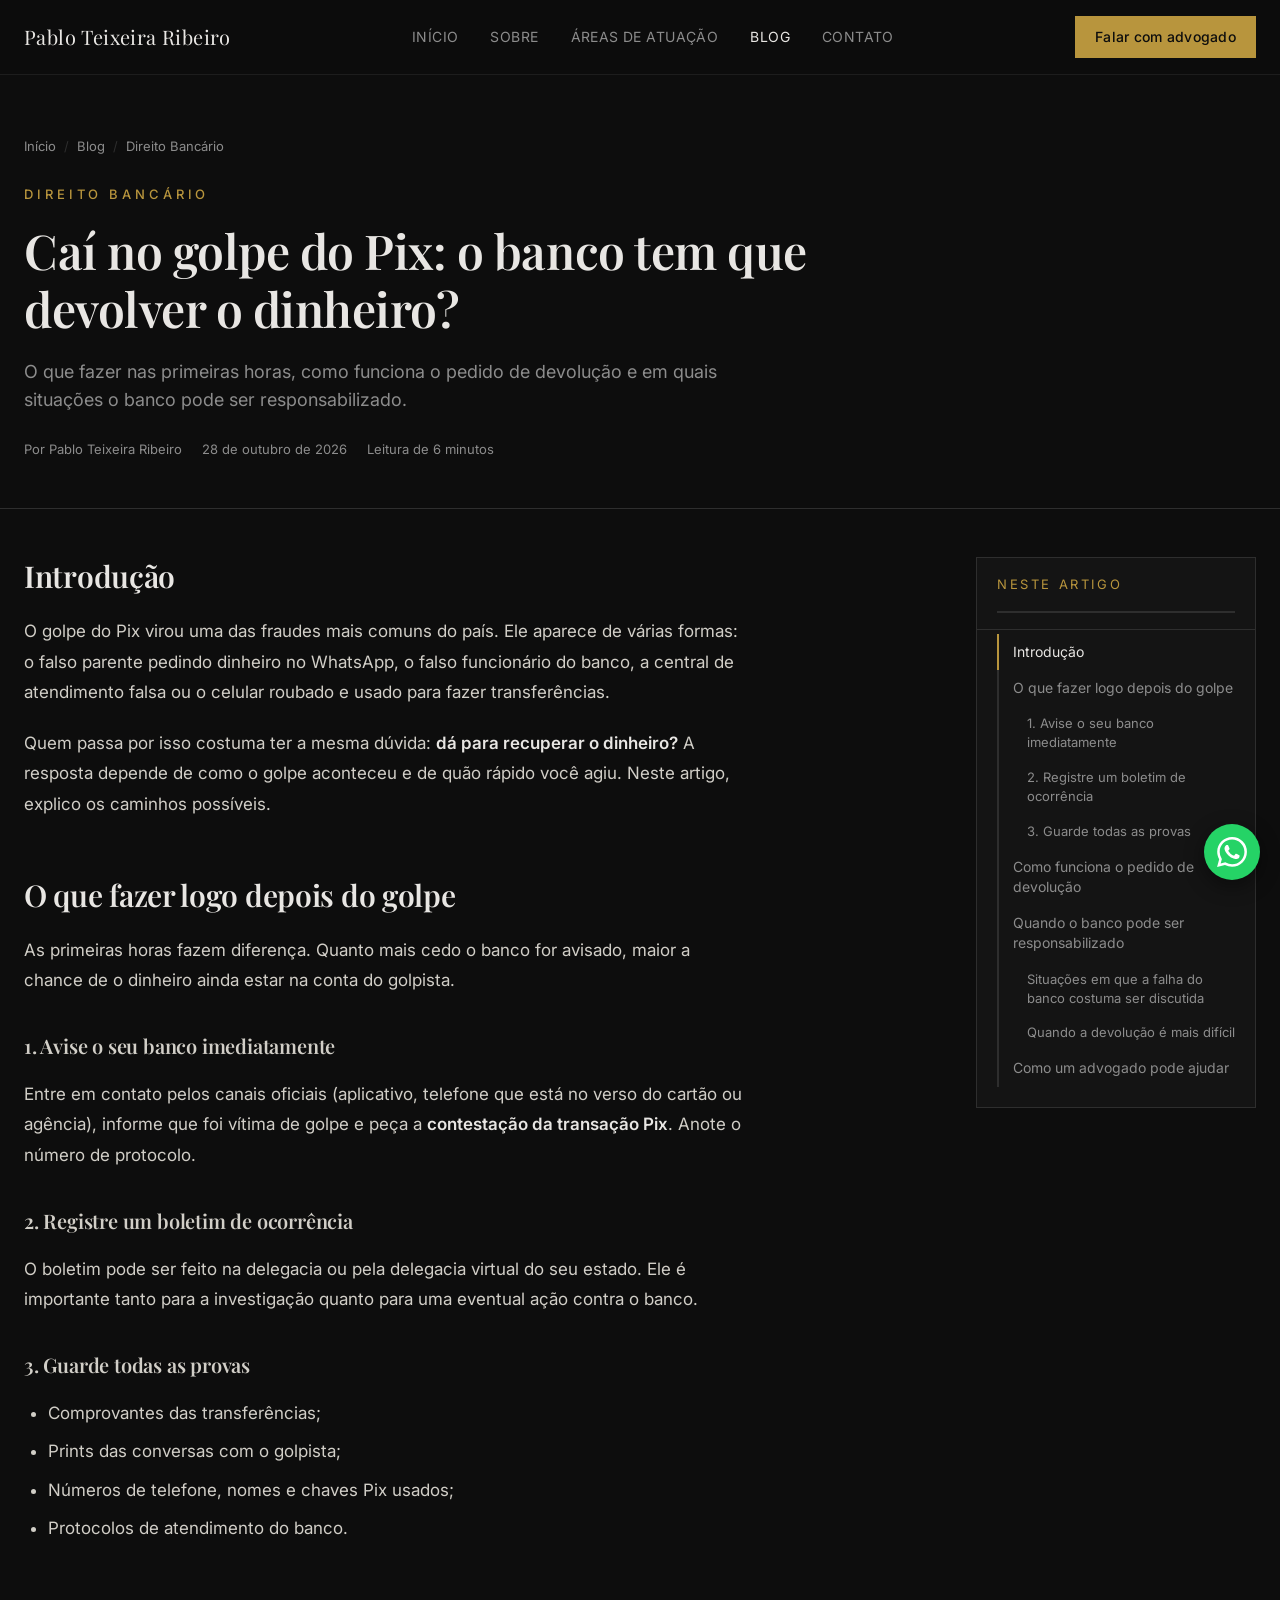
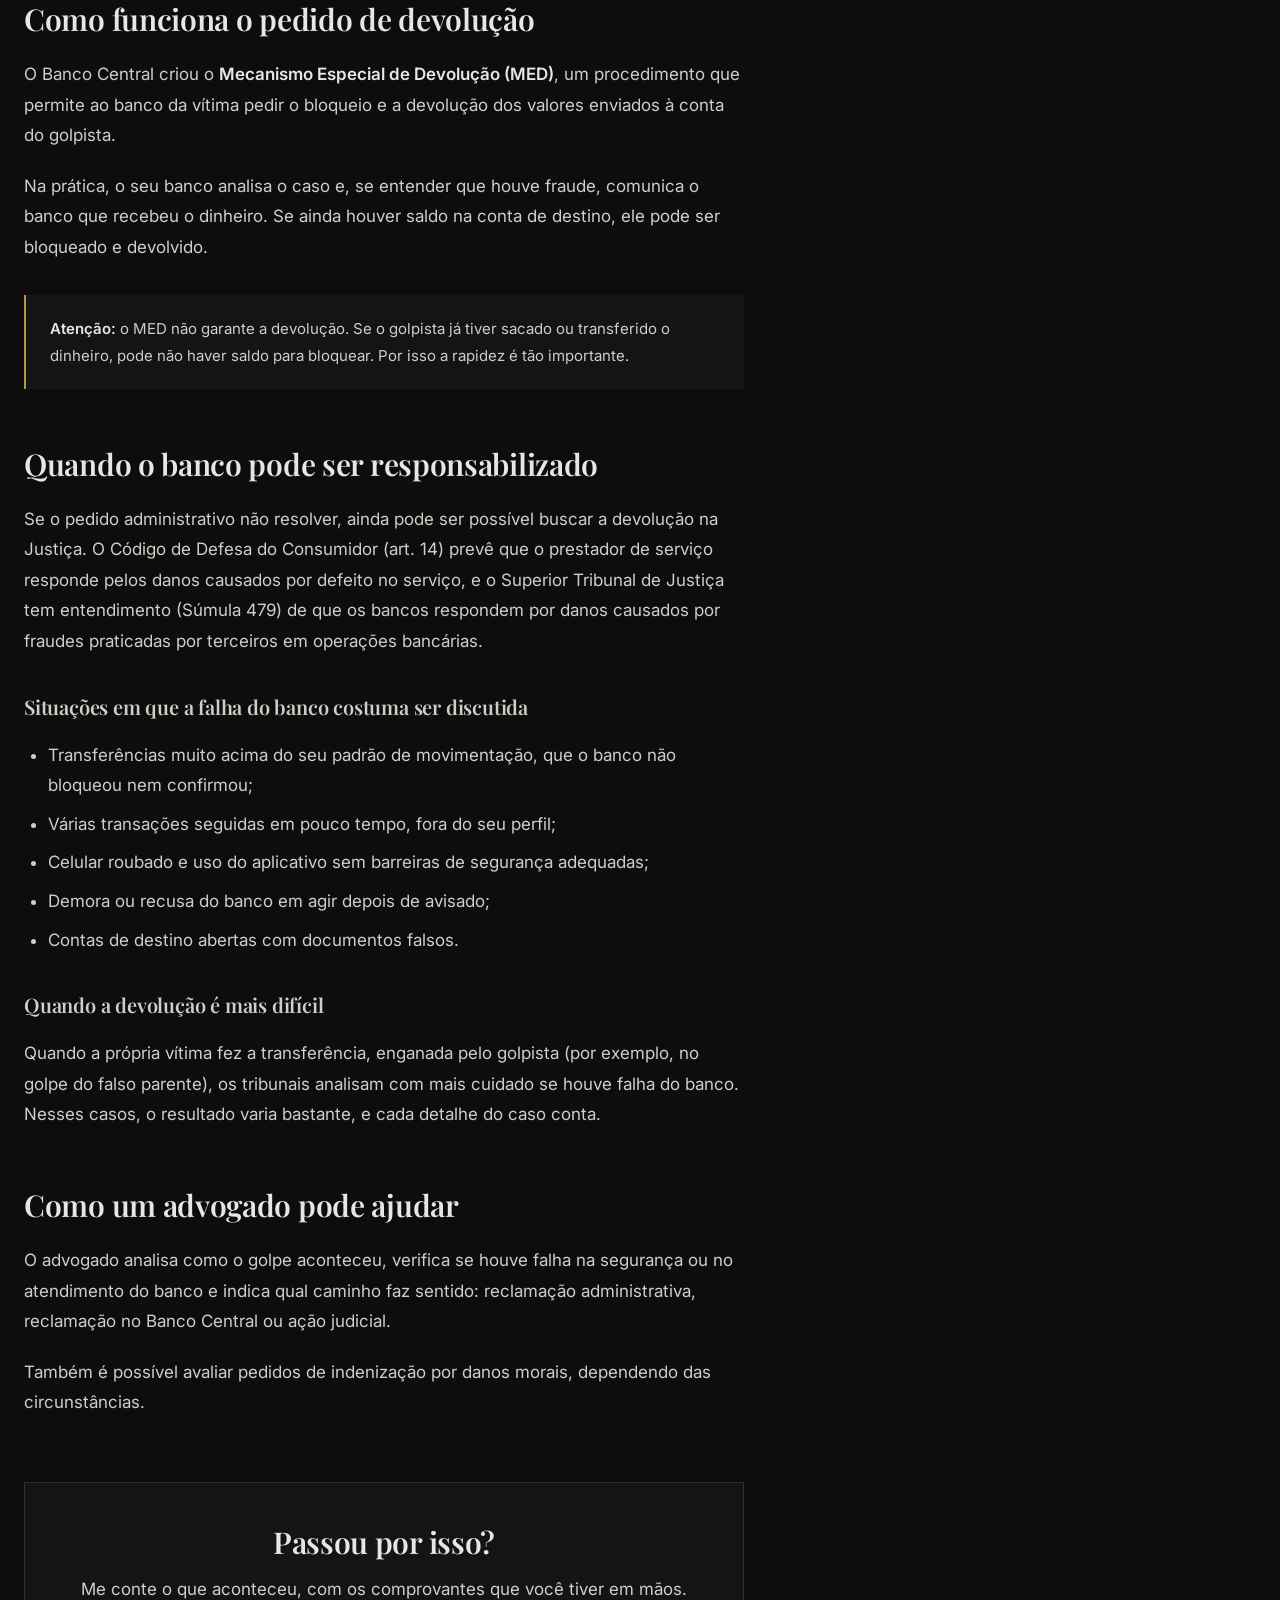
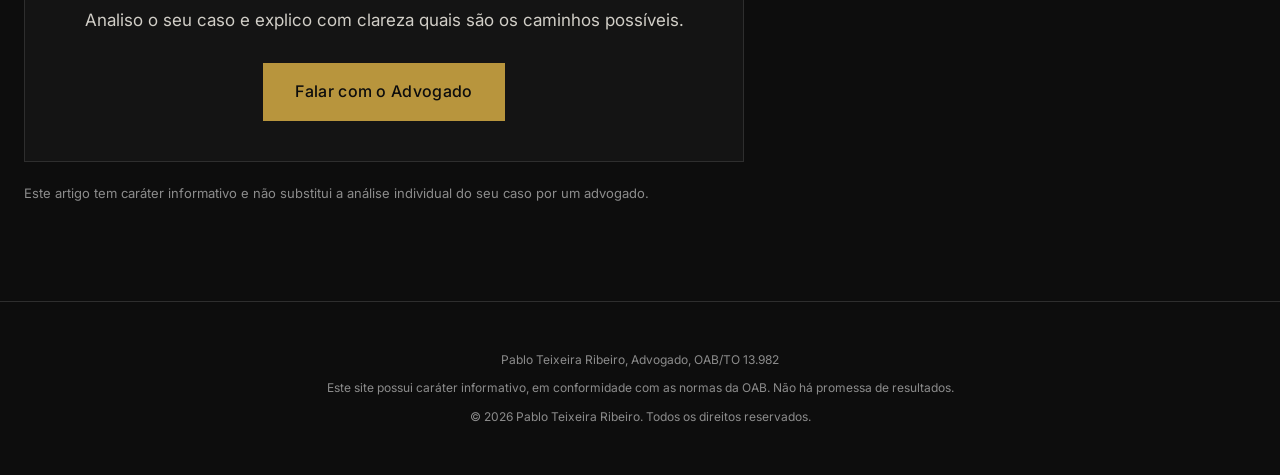
<file: blog/golpe-do-pix-banco-deve-devolver/index.html>
<!DOCTYPE html>
<html lang="pt-BR">
<head>
<meta charset="UTF-8">
<meta name="viewport" content="width=device-width, initial-scale=1, viewport-fit=cover">
<title>Caí no golpe do Pix: o banco tem que devolver o dinheiro? | Pablo Teixeira Ribeiro</title>
<meta name="description" content="O que fazer logo após um golpe do Pix, como funciona o pedido de devolução ao banco e em quais situações a instituição financeira pode ser responsabilizada.">
<link rel="canonical" href="https://www.pabloteixeira.adv.br/blog/golpe-do-pix-banco-deve-devolver/">
<meta property="og:type" content="article">
<meta property="og:site_name" content="Pablo Teixeira Ribeiro">
<meta property="og:locale" content="pt_BR">
<meta property="og:title" content="Caí no golpe do Pix: o banco tem que devolver o dinheiro?">
<meta property="og:description" content="O que fazer logo após um golpe do Pix e quando o banco pode ser responsabilizado.">
<meta property="og:url" content="https://www.pabloteixeira.adv.br/blog/golpe-do-pix-banco-deve-devolver/">
<meta property="og:image" content="https://www.pabloteixeira.adv.br/og-image.jpg">
<link rel="icon" href="/favicon.ico" sizes="any">
<link rel="apple-touch-icon" href="/apple-touch-icon.png">
<script type="application/ld+json">
{
  "@context": "https://schema.org",
  "@type": "Article",
  "headline": "Caí no golpe do Pix: o banco tem que devolver o dinheiro?",
  "datePublished": "2026-10-28",
  "dateModified": "2026-10-28",
  "inLanguage": "pt-BR",
  "image": "https://www.pabloteixeira.adv.br/og-image.jpg",
  "mainEntityOfPage": "https://www.pabloteixeira.adv.br/blog/golpe-do-pix-banco-deve-devolver/",
  "author": {
    "@type": "Person",
    "name": "Pablo Teixeira Ribeiro",
    "url": "https://www.pabloteixeira.adv.br/"
  }
}
</script>
<link rel="preconnect" href="https://fonts.googleapis.com">
<link rel="preconnect" href="https://fonts.gstatic.com" crossorigin>
<link href="https://fonts.googleapis.com/css2?family=Playfair+Display:wght@500;600;700&family=Inter:wght@400;500;600;700&display=swap" rel="stylesheet">
<link rel="stylesheet" href="/blog/blog.css">
</head>
<body>

<header>
  <div class="wrap">
    <nav>
      <a href="/" class="logo">Pablo Teixeira Ribeiro</a>
      <ul class="nav-links">
        <li><a href="/#inicio">Início</a></li>
        <li><a href="/#sobre">Sobre</a></li>
        <li><a href="/#areas">Áreas de Atuação</a></li>
        <li><a href="/blog/" aria-current="page">Blog</a></li>
        <li><a href="/#contato">Contato</a></li>
      </ul>
      <a href="https://wa.me/5563991161243?text=Ol%C3%A1%2C%20vim%20pelo%20blog%20e%20gostaria%20de%20falar%20sobre%20o%20meu%20caso." class="nav-cta" target="_blank" rel="noopener noreferrer">Falar com advogado</a>
      <button type="button" class="nav-toggle" id="navToggle" aria-label="Abrir menu" aria-expanded="false">
        <svg id="iconMenu" viewBox="0 0 24 24" fill="none" stroke="currentColor" stroke-width="2" stroke-linecap="round" stroke-linejoin="round"><path d="M4 5h16"/><path d="M4 12h16"/><path d="M4 19h16"/></svg>
        <svg id="iconClose" viewBox="0 0 24 24" fill="none" stroke="currentColor" stroke-width="2" stroke-linecap="round" stroke-linejoin="round" style="display:none;"><path d="M18 6 6 18"/><path d="m6 6 12 12"/></svg>
      </button>
    </nav>
  </div>
  <div class="mobile-menu" id="mobileMenu">
    <ul>
      <li><a href="/#inicio">Início</a></li>
      <li><a href="/#sobre">Sobre</a></li>
      <li><a href="/#areas">Áreas de Atuação</a></li>
      <li><a href="/blog/">Blog</a></li>
      <li><a href="/#contato">Contato</a></li>
    </ul>
    <a href="https://wa.me/5563991161243?text=Ol%C3%A1%2C%20vim%20pelo%20blog%20e%20gostaria%20de%20falar%20sobre%20o%20meu%20caso." class="nav-cta" target="_blank" rel="noopener noreferrer">Falar com advogado</a>
  </div>
</header>

<main>
  <div class="page-head">
    <div class="wrap">
      <nav class="breadcrumb" aria-label="Você está em">
        <a href="/">Início</a><span>/</span><a href="/blog/">Blog</a><span>/</span>Direito Bancário
      </nav>
      <span class="eyebrow">Direito Bancário</span>
      <h1>Caí no golpe do Pix: o banco tem que devolver o dinheiro?</h1>
      <p class="lead">O que fazer nas primeiras horas, como funciona o pedido de devolução e em quais situações o banco pode ser responsabilizado.</p>
      <div class="meta">
        <span>Por Pablo Teixeira Ribeiro</span>
        <span>28 de outubro de 2026</span>
        <span>Leitura de 6 minutos</span>
      </div>
    </div>
  </div>

  <div class="wrap article-layout">
    <!-- O texto do artigo. Cada <h2> vira um item do índice, e cada <h3> vira um subitem. -->
    <article class="article-body">
      <h2>Introdução</h2>
      <p>O golpe do Pix virou uma das fraudes mais comuns do país. Ele aparece de várias formas: o falso parente pedindo dinheiro no WhatsApp, o falso funcionário do banco, a central de atendimento falsa ou o celular roubado e usado para fazer transferências.</p>
      <p>Quem passa por isso costuma ter a mesma dúvida: <strong>dá para recuperar o dinheiro?</strong> A resposta depende de como o golpe aconteceu e de quão rápido você agiu. Neste artigo, explico os caminhos possíveis.</p>

      <h2>O que fazer logo depois do golpe</h2>
      <p>As primeiras horas fazem diferença. Quanto mais cedo o banco for avisado, maior a chance de o dinheiro ainda estar na conta do golpista.</p>

      <h3>1. Avise o seu banco imediatamente</h3>
      <p>Entre em contato pelos canais oficiais (aplicativo, telefone que está no verso do cartão ou agência), informe que foi vítima de golpe e peça a <strong>contestação da transação Pix</strong>. Anote o número de protocolo.</p>

      <h3>2. Registre um boletim de ocorrência</h3>
      <p>O boletim pode ser feito na delegacia ou pela delegacia virtual do seu estado. Ele é importante tanto para a investigação quanto para uma eventual ação contra o banco.</p>

      <h3>3. Guarde todas as provas</h3>
      <ul>
        <li>Comprovantes das transferências;</li>
        <li>Prints das conversas com o golpista;</li>
        <li>Números de telefone, nomes e chaves Pix usados;</li>
        <li>Protocolos de atendimento do banco.</li>
      </ul>

      <h2>Como funciona o pedido de devolução</h2>
      <p>O Banco Central criou o <strong>Mecanismo Especial de Devolução (MED)</strong>, um procedimento que permite ao banco da vítima pedir o bloqueio e a devolução dos valores enviados à conta do golpista.</p>
      <p>Na prática, o seu banco analisa o caso e, se entender que houve fraude, comunica o banco que recebeu o dinheiro. Se ainda houver saldo na conta de destino, ele pode ser bloqueado e devolvido.</p>
      <div class="callout">
        <p><strong>Atenção:</strong> o MED não garante a devolução. Se o golpista já tiver sacado ou transferido o dinheiro, pode não haver saldo para bloquear. Por isso a rapidez é tão importante.</p>
      </div>

      <h2>Quando o banco pode ser responsabilizado</h2>
      <p>Se o pedido administrativo não resolver, ainda pode ser possível buscar a devolução na Justiça. O Código de Defesa do Consumidor (art. 14) prevê que o prestador de serviço responde pelos danos causados por defeito no serviço, e o Superior Tribunal de Justiça tem entendimento (Súmula 479) de que os bancos respondem por danos causados por fraudes praticadas por terceiros em operações bancárias.</p>

      <h3>Situações em que a falha do banco costuma ser discutida</h3>
      <ul>
        <li>Transferências muito acima do seu padrão de movimentação, que o banco não bloqueou nem confirmou;</li>
        <li>Várias transações seguidas em pouco tempo, fora do seu perfil;</li>
        <li>Celular roubado e uso do aplicativo sem barreiras de segurança adequadas;</li>
        <li>Demora ou recusa do banco em agir depois de avisado;</li>
        <li>Contas de destino abertas com documentos falsos.</li>
      </ul>

      <h3>Quando a devolução é mais difícil</h3>
      <p>Quando a própria vítima fez a transferência, enganada pelo golpista (por exemplo, no golpe do falso parente), os tribunais analisam com mais cuidado se houve falha do banco. Nesses casos, o resultado varia bastante, e cada detalhe do caso conta.</p>

      <h2>Como um advogado pode ajudar</h2>
      <p>O advogado analisa como o golpe aconteceu, verifica se houve falha na segurança ou no atendimento do banco e indica qual caminho faz sentido: reclamação administrativa, reclamação no Banco Central ou ação judicial.</p>
      <p>Também é possível avaliar pedidos de indenização por danos morais, dependendo das circunstâncias.</p>

      <div class="article-cta">
        <h2>Passou por isso?</h2>
        <p>Me conte o que aconteceu, com os comprovantes que você tiver em mãos. Analiso o seu caso e explico com clareza quais são os caminhos possíveis.</p>
        <a class="btn btn-primary" href="https://wa.me/5563991161243?text=Ol%C3%A1%2C%20vim%20pelo%20blog%20e%20gostaria%20de%20falar%20sobre%20o%20meu%20caso." target="_blank" rel="noopener noreferrer">Falar com o Advogado</a>
      </div>

      <p class="disclaimer">Este artigo tem caráter informativo e não substitui a análise individual do seu caso por um advogado.</p>
    </article>

    <!-- Índice lateral: preenchido automaticamente pelo blog.js a partir dos títulos do artigo -->
    <aside class="toc" aria-label="Índice do artigo">
      <div class="toc-inner">
        <details open>
          <summary>Neste artigo</summary>
          <div class="toc-progress"><span></span></div>
          <ol></ol>
        </details>
      </div>
    </aside>
  </div>
</main>

<footer>
  <div class="wrap footer-bottom">
    <p>Pablo Teixeira Ribeiro, Advogado, OAB/TO 13.982</p>
    <p>Este site possui caráter informativo, em conformidade com as normas da OAB. Não há promessa de resultados.</p>
    <p>&copy; <span data-year></span> Pablo Teixeira Ribeiro. Todos os direitos reservados.</p>
  </div>
</footer>

<a class="wa-float" href="https://wa.me/5563991161243?text=Ol%C3%A1%2C%20vim%20pelo%20blog%20e%20gostaria%20de%20falar%20sobre%20o%20meu%20caso." target="_blank" rel="noopener noreferrer" aria-label="Conversar pelo WhatsApp">
  <svg viewBox="0 0 24 24" fill="currentColor"><path d="M17.472 14.382c-.297-.149-1.758-.867-2.03-.967-.273-.099-.471-.148-.67.15-.197.297-.767.966-.94 1.164-.173.199-.347.223-.644.075-.297-.15-1.255-.463-2.39-1.475-.883-.788-1.48-1.761-1.653-2.059-.173-.297-.018-.458.13-.606.134-.133.298-.347.446-.52.149-.174.198-.298.298-.497.099-.198.05-.371-.025-.52-.075-.149-.669-1.612-.916-2.207-.242-.579-.487-.5-.669-.51-.173-.008-.371-.01-.57-.01-.198 0-.52.074-.792.372-.272.297-1.04 1.016-1.04 2.479 0 1.462 1.065 2.875 1.213 3.074.149.198 2.096 3.2 5.077 4.487.709.306 1.262.489 1.694.625.712.227 1.36.195 1.871.118.571-.085 1.758-.719 2.006-1.413.248-.694.248-1.289.173-1.413-.074-.124-.272-.198-.57-.347m-5.421 7.403h-.004a9.87 9.87 0 01-5.031-1.378l-.361-.214-3.741.982.998-3.648-.235-.374a9.86 9.86 0 01-1.51-5.26c.001-5.45 4.436-9.884 9.888-9.884 2.64 0 5.122 1.03 6.988 2.898a9.825 9.825 0 012.893 6.994c-.003 5.45-4.437 9.884-9.885 9.884m8.413-18.297A11.815 11.815 0 0012.05 0C5.495 0 .16 5.335.157 11.892c0 2.096.547 4.142 1.588 5.945L.057 24l6.305-1.654a11.882 11.882 0 005.683 1.448h.005c6.554 0 11.89-5.335 11.893-11.893a11.821 11.821 0 00-3.48-8.413z"/></svg>
</a>

<script src="/blog/blog.js"></script>
</body>
</html>
</file>
<file: blog/blog.css>
/* Estilos do blog: mesma identidade visual da página inicial */
:root{
  --background:#0D0D0D;
  --foreground:#E8E6E3;
  --card:#141414;
  --primary:#B8953D;
  --primary-foreground:#0D0D0D;
  --secondary:#1F1F1F;
  --secondary-foreground:#D1CEC7;
  --muted-foreground:#8C8C8C;
  --border:#2E2E2E;
  --gold:#B8953D;
  --gold-light:#C9B582;
  --header-h:72px;
}
*{box-sizing:border-box;margin:0;padding:0;}
html{scroll-behavior:smooth;}
body{
  font-family:'Inter',sans-serif;
  background:var(--background);
  color:var(--foreground);
  line-height:1.6;
  -webkit-font-smoothing:antialiased;
}
h1,h2,h3{font-family:'Playfair Display',serif;font-weight:600;letter-spacing:-0.01em;}
a{color:inherit;text-decoration:none;}
img{display:block;max-width:100%;}
.wrap{max-width:1280px;margin:0 auto;padding:0 24px;}
.eyebrow{font-size:13px;letter-spacing:0.3em;text-transform:uppercase;color:var(--gold);font-weight:500;}
.divider{margin-top:16px;width:64px;height:1px;background:var(--gold);}

/* Botões */
.btn{
  display:inline-flex;align-items:center;gap:12px;
  padding:16px 32px;font-size:16px;font-weight:500;letter-spacing:0.02em;
  border:none;cursor:pointer;transition:background .3s ease;
}
.btn svg{width:20px;height:20px;flex-shrink:0;}
.btn-primary{background:var(--primary);color:var(--primary-foreground);}
.btn-primary:hover{background:#a8853a;}

/* NAV */
header{
  position:fixed;top:0;left:0;right:0;z-index:50;
  background:rgba(13,13,13,0.8);
  backdrop-filter:blur(10px);
  border-bottom:1px solid rgba(46,46,46,0.5);
}
header nav{display:flex;align-items:center;justify-content:space-between;padding:16px 0;}
.logo{font-family:'Playfair Display',serif;font-size:20px;letter-spacing:0.02em;color:var(--foreground);}
.nav-links{display:none;align-items:center;gap:32px;list-style:none;}
.nav-links a{font-size:14px;color:var(--muted-foreground);letter-spacing:0.03em;text-transform:uppercase;transition:color .3s ease;}
.nav-links a:hover,.nav-links a[aria-current]{color:var(--foreground);}
.nav-cta{display:none;background:var(--primary);color:var(--primary-foreground);padding:10px 20px;font-size:14px;font-weight:500;letter-spacing:0.02em;}
.nav-cta:hover{background:#a8853a;}
.nav-toggle{background:none;border:none;color:var(--foreground);cursor:pointer;padding:4px;}
.nav-toggle svg{width:24px;height:24px;}
.mobile-menu{display:none;background:var(--background);border-top:1px solid rgba(46,46,46,0.5);padding:16px 24px 24px;}
.mobile-menu.open{display:block;}
.mobile-menu ul{list-style:none;display:flex;flex-direction:column;gap:16px;padding-top:8px;}
.mobile-menu a{font-size:14px;color:var(--muted-foreground);letter-spacing:0.03em;text-transform:uppercase;}
.mobile-menu .nav-cta{display:inline-flex;margin-top:16px;}
@media (min-width:768px){
  .nav-links{display:flex;}
  .nav-cta{display:inline-flex;}
  .nav-toggle{display:none;}
}

/* CABEÇALHO DAS PÁGINAS */
.page-head{padding:calc(var(--header-h) + 64px) 0 48px;border-bottom:1px solid var(--border);}
.breadcrumb{font-size:13px;color:var(--muted-foreground);margin-bottom:24px;}
.breadcrumb a:hover{color:var(--foreground);}
.breadcrumb span{margin:0 8px;color:var(--border);}
.page-head h1{margin-top:16px;font-size:clamp(30px,4.5vw,48px);line-height:1.2;max-width:900px;}
.page-head .lead{margin-top:20px;font-size:18px;color:var(--muted-foreground);max-width:720px;}
.meta{margin-top:24px;display:flex;flex-wrap:wrap;gap:8px 20px;font-size:13px;color:var(--muted-foreground);}

/* LISTA DE ARTIGOS */
.posts{padding:64px 0 96px;}
.posts-grid{display:grid;grid-template-columns:1fr;gap:24px;}
@media (min-width:768px){ .posts-grid{grid-template-columns:1fr 1fr;} }
@media (min-width:1024px){ .posts-grid{grid-template-columns:repeat(3,1fr);} }
.post-card{display:flex;flex-direction:column;background:var(--card);border:1px solid var(--border);padding:32px;transition:border-color .4s ease;}
.post-card:hover{border-color:rgba(184,149,61,0.4);}
.post-tag{font-size:11px;letter-spacing:0.08em;text-transform:uppercase;color:var(--gold-light);background:rgba(184,149,61,0.1);padding:2px 8px;align-self:flex-start;}
.post-card h2{margin-top:16px;font-size:21px;line-height:1.35;}
.post-card p{margin-top:12px;font-size:14px;color:var(--muted-foreground);line-height:1.7;flex:1;}
.post-card .more{margin-top:24px;font-size:13px;color:var(--gold);letter-spacing:0.05em;text-transform:uppercase;}

/* ARTIGO + ÍNDICE LATERAL */
.article-layout{display:grid;grid-template-columns:1fr;gap:48px;padding-top:48px;padding-bottom:96px;}
@media (min-width:1024px){
  .article-layout{grid-template-columns:minmax(0,1fr) 280px;gap:80px;}
}

/* Índice: no celular fica no topo e abre/fecha; no computador fica fixo ao lado */
.toc{order:-1;}
.toc details{background:var(--card);border:1px solid var(--border);}
.toc summary{cursor:pointer;list-style:none;padding:16px 20px;font-size:13px;letter-spacing:0.2em;text-transform:uppercase;color:var(--gold);display:flex;justify-content:space-between;align-items:center;}
.toc summary::-webkit-details-marker{display:none;}
.toc summary::after{content:'+';font-size:18px;letter-spacing:0;}
.toc details[open] summary::after{content:'−';}
.toc ol{list-style:none;padding:4px 20px 20px;border-top:1px solid var(--border);}
.toc li a{display:block;padding:8px 0 8px 14px;font-size:14px;line-height:1.45;color:var(--muted-foreground);border-left:2px solid var(--border);transition:color .2s ease,border-color .2s ease;}
.toc li.sub a{padding-left:28px;font-size:13px;}
.toc li a:hover{color:var(--foreground);}
.toc li a.active{color:var(--foreground);border-left-color:var(--gold);}
.toc-progress{height:2px;background:var(--border);margin:0 20px 16px;}
.toc-progress span{display:block;height:100%;width:0;background:var(--gold);transition:width .1s linear;}
@media (min-width:1024px){
  .toc{order:0;}
  .toc-inner{position:sticky;top:calc(var(--header-h) + 32px);max-height:calc(100vh - var(--header-h) - 64px);overflow-y:auto;}
  .toc summary{cursor:default;pointer-events:none;}
  .toc summary::after{display:none;}
}

/* Texto do artigo */
.article-body{max-width:720px;}
.article-body h2{margin-top:56px;font-size:clamp(24px,3vw,30px);line-height:1.3;}
.article-body h3{margin-top:36px;font-size:20px;line-height:1.35;color:var(--secondary-foreground);}
.article-body h2,.article-body h3{scroll-margin-top:calc(var(--header-h) + 24px);}
.article-body > h2:first-child{margin-top:0;}
.article-body p,.article-body li{font-size:17px;line-height:1.8;color:var(--secondary-foreground);}
.article-body p{margin-top:20px;}
.article-body ul,.article-body ol{margin-top:20px;padding-left:24px;}
.article-body li + li{margin-top:8px;}
.article-body strong{color:var(--foreground);font-weight:600;}
.article-body a{color:var(--gold-light);text-decoration:underline;text-underline-offset:3px;}
.callout{margin-top:32px;padding:20px 24px;background:var(--card);border-left:2px solid var(--gold);}
.callout p{margin-top:0;font-size:15px;}
.article-cta{margin-top:64px;padding:40px 32px;background:var(--card);border:1px solid var(--border);text-align:center;}
.article-cta h2{margin-top:0;}
.article-cta p{margin-top:12px;}
.article-cta .btn{margin-top:28px;text-decoration:none;color:var(--primary-foreground);}
.disclaimer{margin-top:32px;font-size:13px !important;color:var(--muted-foreground) !important;}

/* FOOTER */
footer{padding:48px 0;border-top:1px solid var(--border);background:var(--background);}
.footer-bottom{text-align:center;}
.footer-bottom p{font-size:12px;color:var(--muted-foreground);line-height:1.7;}
.footer-bottom p + p{margin-top:8px;}

/* WHATSAPP FLUTUANTE */
.wa-float{
  position:fixed;right:20px;bottom:calc(20px + env(safe-area-inset-bottom));z-index:60;
  width:56px;height:56px;border-radius:50%;
  background:#25D366;color:#fff;
  display:flex;align-items:center;justify-content:center;
  box-shadow:0 6px 20px rgba(0,0,0,0.45);
  transition:transform .2s ease;
}
.wa-float:hover{transform:scale(1.06);}
.wa-float svg{width:30px;height:30px;}
</file>
